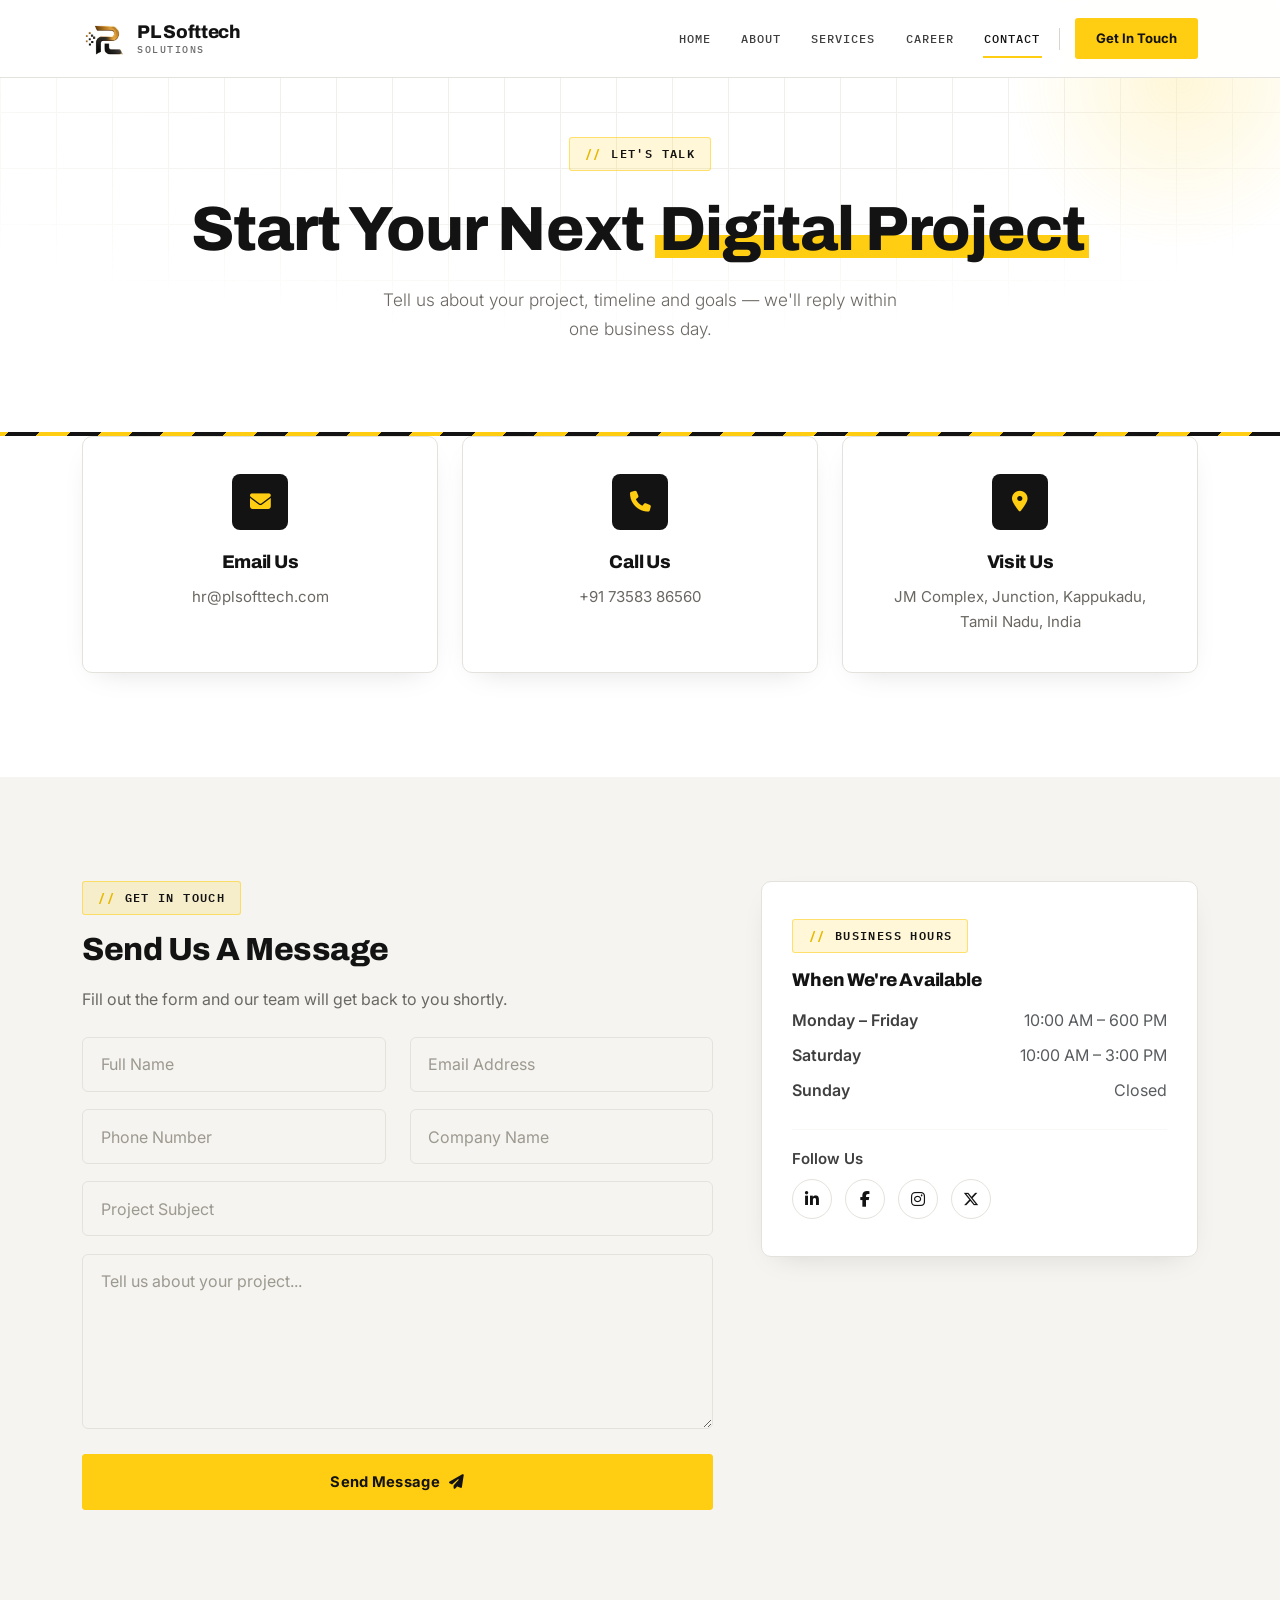
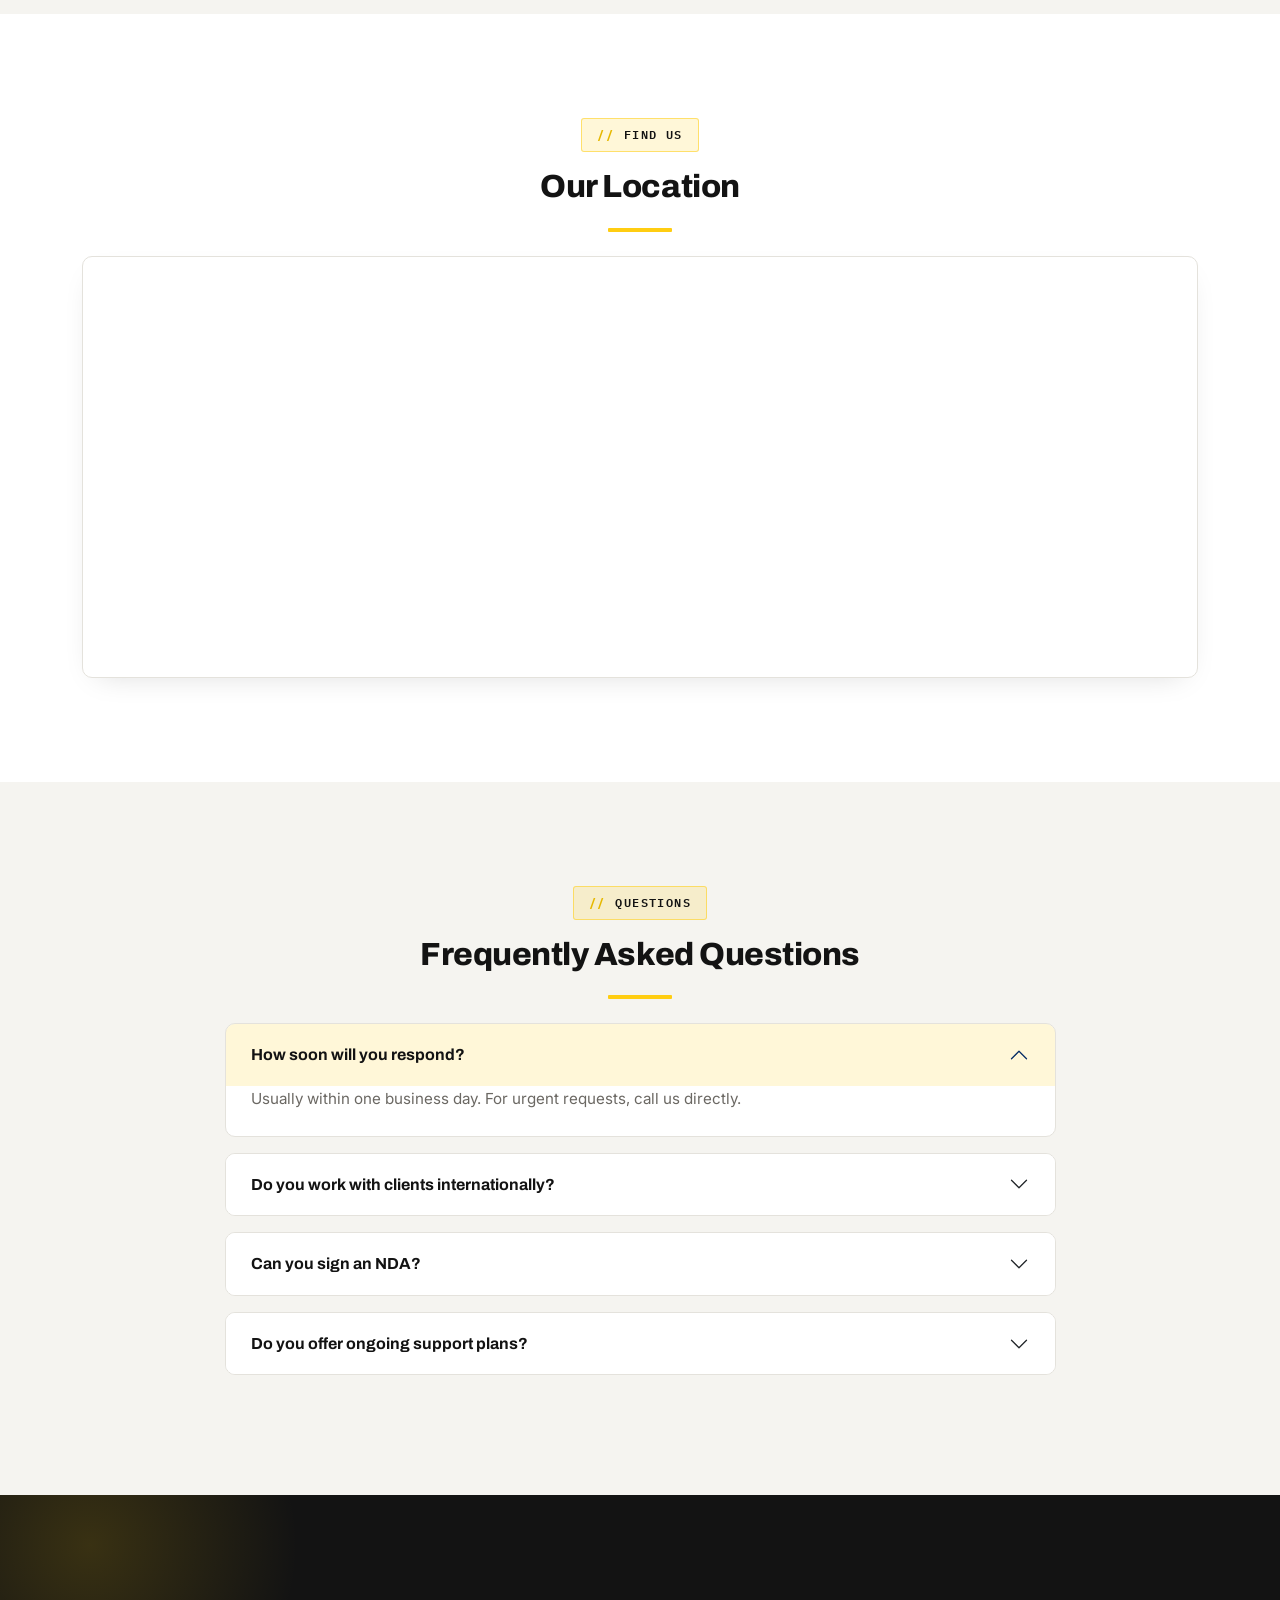
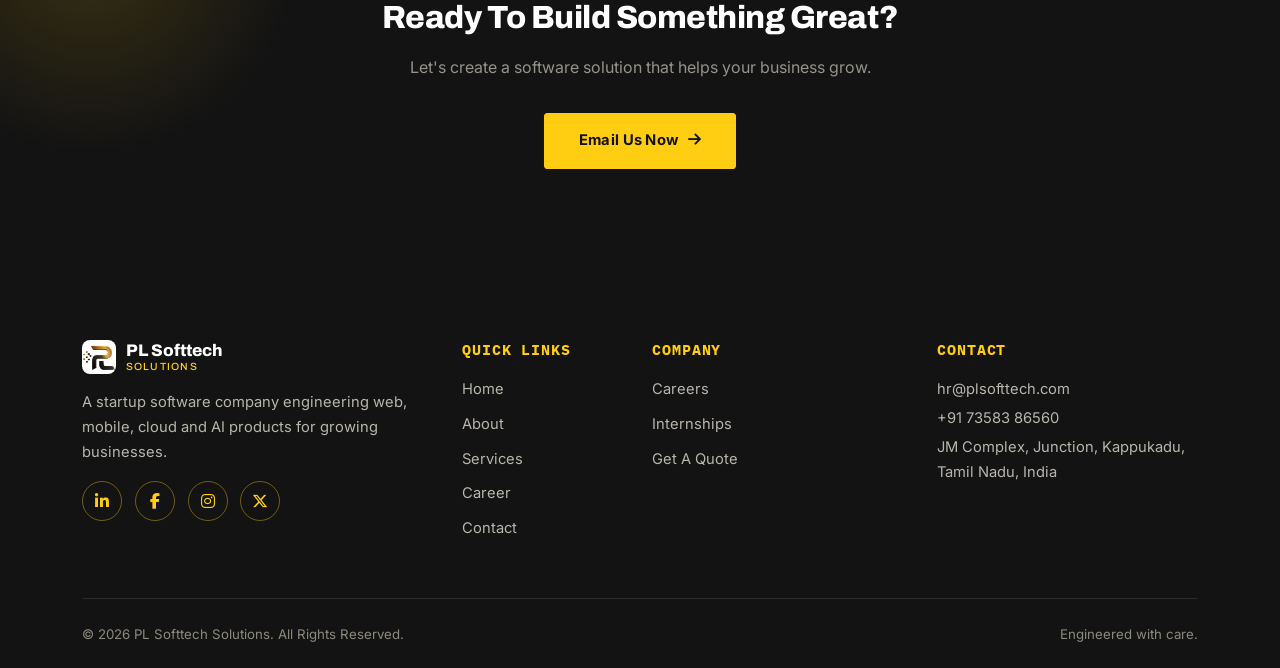
<file: contact.html>
<!doctype html>
<html lang="en">
	<head>
		<meta charset="UTF-8" />
		<meta name="viewport" content="width=device-width, initial-scale=1.0" />
		<title>Contact Us | PL Softtech Solutions</title>
		<meta
			name="description"
			content="Contact PL Softtech Solutions for software development, web, mobile, cloud and AI projects. Reach us by phone, email or the contact form."
		/>
		<link rel="icon" type="image/png" href="images/pl-logo.jpeg" />
		<link
			href="https://cdn.jsdelivr.net/npm/bootstrap@5.3.3/dist/css/bootstrap.min.css"
			rel="stylesheet"
		/>
		<link
			rel="stylesheet"
			href="https://cdnjs.cloudflare.com/ajax/libs/font-awesome/6.5.1/css/all.min.css"
		/>
		<link
			href="https://fonts.googleapis.com/css2?family=Archivo:wght@600;700;800;900&family=Inter:wght@400;500;600;700&family=IBM+Plex+Mono:wght@500;600&display=swap"
			rel="stylesheet"
		/>
		<link rel="stylesheet" href="css/theme.css" />
	</head>
	<body>
		<nav class="navbar navbar-expand-lg fixed-top">
			<div class="container">
				<a class="navbar-brand" href="index.html">
					<img src="images/pl.png" alt="PL Softtech Solutions logo" />
					<span class="brand-name">PL Softtech<span>Solutions</span></span>
				</a>
				<button
					class="navbar-toggler"
					type="button"
					data-bs-toggle="collapse"
					data-bs-target="#navMenu"
					aria-label="Toggle navigation"
				>
					<span class="navbar-toggler-icon"></span>
				</button>
				<div class="collapse navbar-collapse justify-content-end" id="navMenu">
					<ul class="navbar-nav align-items-lg-center gap-lg-2">
						<li class="nav-item"><a class="nav-link" href="index.html">Home</a></li>
						<li class="nav-item"><a class="nav-link" href="about.html">About</a></li>
						<li class="nav-item">
							<a class="nav-link" href="services.html">Services</a>
						</li>
						<li class="nav-item"><a class="nav-link" href="career.html">Career</a></li>
						<li class="nav-item">
							<a class="nav-link active" href="contact.html">Contact</a>
						</li>
						<li class="nav-item">
							<a class="nav-cta" href="#contact-form">Get In Touch</a>
						</li>
					</ul>
				</div>
			</div>
		</nav>

		<section class="hero hero-sub" style="min-height: 48vh !important">
			<div class="hero-mark"></div>
			<div class="container text-center">
				<span class="eyebrow reveal">Let's Talk</span>
				<h1 class="mt-4 reveal reveal-delay-1">
					Start Your Next <span class="marked">Digital Project</span>
				</h1>
				<p class="lead mx-auto reveal reveal-delay-2">
					Tell us about your project, timeline and goals — we'll reply within one business
					day.
				</p>
			</div>
		</section>

		<div class="hazard-rule thin"></div>

		<!-- CONTACT INFO CARDS -->
		<section class="pt-0">
			<div class="container">
				<div class="row g-4">
					<div class="col-md-4 reveal">
						<div class="brand-card contact-info-card">
							<div class="service-icon"><i class="fa-solid fa-envelope"></i></div>
							<h3>Email Us</h3>
							<p>hr@plsofttech.com</p>
						</div>
					</div>
					<div class="col-md-4 reveal reveal-delay-1">
						<div class="brand-card contact-info-card">
							<div class="service-icon"><i class="fa-solid fa-phone"></i></div>
							<h3>Call Us</h3>
							<p>+91 73583 86560</p>
						</div>
					</div>
					<div class="col-md-4 reveal reveal-delay-2">
						<div class="brand-card contact-info-card">
							<div class="service-icon"><i class="fa-solid fa-location-dot"></i></div>
							<h3>Visit Us</h3>
							<p>JM Complex, Junction, Kappukadu, Tamil Nadu, India</p>
						</div>
					</div>
				</div>
			</div>
		</section>

		<!-- CONTACT FORM -->
		<section class="section-alt" id="contact-form">
			<div class="container">
				<div class="row g-5 align-items-start">
					<div class="col-lg-7 reveal">
						<span class="eyebrow">Get In Touch</span>
						<h2 class="mt-3">Send Us A Message</h2>
						<p class="mt-3">
							Fill out the form and our team will get back to you shortly.
						</p>

						<form class="brand-form mt-4" id="contactForm">
							<div class="row">
								<div class="col-md-6">
									<input
										type="text"
										class="form-control"
										name="entry.111111111"
										placeholder="Full Name"
										required
									/>
								</div>
								<div class="col-md-6">
									<input
										type="email"
										class="form-control"
										name="entry.222222222"
										placeholder="Email Address"
										required
									/>
								</div>
								<div class="col-md-6">
									<input
										type="tel"
										class="form-control"
										name="entry.333333333"
										placeholder="Phone Number"
									/>
								</div>
								<div class="col-md-6">
									<input
										type="text"
										class="form-control"
										name="entry.444444444"
										placeholder="Company Name"
									/>
								</div>
								<div class="col-12">
									<input
										type="text"
										class="form-control"
										name="entry.555555555"
										placeholder="Project Subject"
										required
									/>
								</div>
								<div class="col-12">
									<textarea
										rows="6"
										class="form-control"
										name="entry.666666666"
										placeholder="Tell us about your project..."
										required
									></textarea>
								</div>
							</div>
							<button
								type="submit"
								class="btn-brand w-100 justify-content-center mt-2"
								id="submitBtn"
							>
								Send Message <i class="fa-solid fa-paper-plane"></i>
							</button>
							<p id="formMsg" class="text-center mt-3" style="display: none"></p>
						</form>
					</div>

					<div class="col-lg-5 reveal reveal-delay-1">
						<div class="brand-card">
							<span class="eyebrow">Business Hours</span>
							<h3 class="mt-3 mb-3">When We're Available</h3>
							<div class="d-flex justify-content-between mb-2">
								<span style="color: var(--dark-gray); font-weight: 600"
									>Monday – Friday</span
								><span class="text-muted">10:00 AM – 600 PM</span>
							</div>
							<div class="d-flex justify-content-between mb-2">
								<span style="color: var(--dark-gray); font-weight: 600"
									>Saturday</span
								><span class="text-muted">10:00 AM – 3:00 PM</span>
							</div>
							<div class="d-flex justify-content-between mb-4">
								<span style="color: var(--dark-gray); font-weight: 600">Sunday</span
								><span class="text-muted">Closed</span>
							</div>
							<hr style="border-color: var(--line)" />
							<p class="mt-3 mb-2" style="font-weight: 600; color: var(--dark-gray)">
								Follow Us
							</p>
							<div>
								<a
									href="#"
									class="social-circle"
									style="border-color: var(--line); color: var(--black)"
									aria-label="LinkedIn"
									><i class="fab fa-linkedin-in"></i
								></a>
								<a
									href="#"
									class="social-circle"
									style="border-color: var(--line); color: var(--black)"
									aria-label="Facebook"
									><i class="fab fa-facebook-f"></i
								></a>
								<a
									href="#"
									class="social-circle"
									style="border-color: var(--line); color: var(--black)"
									aria-label="Instagram"
									><i class="fab fa-instagram"></i
								></a>
								<a
									href="#"
									class="social-circle"
									style="border-color: var(--line); color: var(--black)"
									aria-label="X (Twitter)"
									><i class="fab fa-x-twitter"></i
								></a>
							</div>
						</div>
					</div>
				</div>
			</div>
		</section>

		<!-- MAP -->
		<section>
			<div class="container">
				<div class="text-center mx-auto reveal" style="max-width: 700px">
					<span class="eyebrow">Find Us</span>
					<h2 class="mt-3">Our Location</h2>
					<div class="brand-divider center"></div>
				</div>
				<div class="map-frame mt-4 reveal">
					<iframe
						src="https://maps.google.com/maps?q=PL%20Softtech%20Solutions&z=15&output=embed"
						width="100%"
						height="420"
						style="border: 0; display: block"
						allowfullscreen=""
						loading="lazy"
						title="PL Softtech Solutions location map"
					></iframe>
				</div>
			</div>
		</section>

		<!-- FAQ -->
		<section class="section-alt">
			<div class="container">
				<div class="text-center mx-auto reveal" style="max-width: 700px">
					<span class="eyebrow">Questions</span>
					<h2 class="mt-3">Frequently Asked Questions</h2>
					<div class="brand-divider center"></div>
				</div>
				<div class="row justify-content-center mt-4">
					<div class="col-lg-9 reveal">
						<div class="accordion faq-accordion" id="contactFaq">
							<div class="accordion-item">
								<h3 class="accordion-header">
									<button
										class="accordion-button"
										type="button"
										data-bs-toggle="collapse"
										data-bs-target="#cfaq1"
									>
										How soon will you respond?
									</button>
								</h3>
								<div
									id="cfaq1"
									class="accordion-collapse collapse show"
									data-bs-parent="#contactFaq"
								>
									<div class="accordion-body">
										Usually within one business day. For urgent requests, call
										us directly.
									</div>
								</div>
							</div>
							<div class="accordion-item">
								<h3 class="accordion-header">
									<button
										class="accordion-button collapsed"
										type="button"
										data-bs-toggle="collapse"
										data-bs-target="#cfaq2"
									>
										Do you work with clients internationally?
									</button>
								</h3>
								<div
									id="cfaq2"
									class="accordion-collapse collapse"
									data-bs-parent="#contactFaq"
								>
									<div class="accordion-body">
										Yes, we work with clients across time zones and coordinate
										over video calls and async updates.
									</div>
								</div>
							</div>
							<div class="accordion-item">
								<h3 class="accordion-header">
									<button
										class="accordion-button collapsed"
										type="button"
										data-bs-toggle="collapse"
										data-bs-target="#cfaq3"
									>
										Can you sign an NDA?
									</button>
								</h3>
								<div
									id="cfaq3"
									class="accordion-collapse collapse"
									data-bs-parent="#contactFaq"
								>
									<div class="accordion-body">
										Absolutely. Client confidentiality is standard practice for
										us and we're happy to sign before sharing details.
									</div>
								</div>
							</div>
							<div class="accordion-item">
								<h3 class="accordion-header">
									<button
										class="accordion-button collapsed"
										type="button"
										data-bs-toggle="collapse"
										data-bs-target="#cfaq4"
									>
										Do you offer ongoing support plans?
									</button>
								</h3>
								<div
									id="cfaq4"
									class="accordion-collapse collapse"
									data-bs-parent="#contactFaq"
								>
									<div class="accordion-body">
										Yes, we offer maintenance and long-term support plans for
										every project we deliver.
									</div>
								</div>
							</div>
						</div>
					</div>
				</div>
			</div>
		</section>

		<!-- CTA -->
		<section class="cta-band">
			<div class="container">
				<div class="reveal mx-auto" style="max-width: 650px">
					<h2>Ready To Build Something Great?</h2>
					<p class="mt-3">
						Let's create a software solution that helps your business grow.
					</p>
					<a href="mailto:hr@plsofttech.com" class="btn-brand mt-3"
						>Email Us Now <i class="fa-solid fa-arrow-right"></i
					></a>
				</div>
			</div>
		</section>

		<footer>
			<div class="container">
				<div class="row g-4">
					<div class="col-lg-4">
						<div class="footer-brand">
							<img
								src="images/pl.png"
								alt="PL Softtech Solutions"
								class="footer-logo"
							/><span>PL Softtech<small>Solutions</small></span>
						</div>
						<p>
							A startup software company engineering web, mobile, cloud and AI
							products for growing businesses.
						</p>
						<div class="mt-3">
							<a href="#" class="social-circle" aria-label="LinkedIn"
								><i class="fab fa-linkedin-in"></i
							></a>
							<a href="#" class="social-circle" aria-label="Facebook"
								><i class="fab fa-facebook-f"></i
							></a>
							<a href="#" class="social-circle" aria-label="Instagram"
								><i class="fab fa-instagram"></i
							></a>
							<a href="#" class="social-circle" aria-label="X (Twitter)"
								><i class="fab fa-x-twitter"></i
							></a>
						</div>
					</div>
					<div class="col-6 col-lg-2">
						<h5>Quick Links</h5>
						<ul>
							<li><a href="index.html">Home</a></li>
							<li><a href="about.html">About</a></li>
							<li><a href="services.html">Services</a></li>
							<li><a href="career.html">Career</a></li>
							<li><a href="contact.html">Contact</a></li>
						</ul>
					</div>
					<div class="col-6 col-lg-3">
						<h5>Company</h5>
						<ul>
							<li><a href="career.html">Careers</a></li>
							<li><a href="career.html#internships">Internships</a></li>
							<li><a href="contact.html">Get A Quote</a></li>
						</ul>
					</div>
					<div class="col-lg-3">
						<h5>Contact</h5>
						<p class="mb-1">hr@plsofttech.com</p>
						<p class="mb-1">+91 73583 86560</p>
						<p>JM Complex, Junction, Kappukadu, Tamil Nadu, India</p>
					</div>
				</div>
				<div class="footer-bottom">
					<span>© 2026 PL Softtech Solutions. All Rights Reserved.</span>
					<span>Engineered with care.</span>
				</div>
			</div>
		</footer>

		<iframe
			name="hidden_iframe_contact"
			id="hidden_iframe_contact"
			style="display: none"
		></iframe>

		<script src="https://cdn.jsdelivr.net/npm/bootstrap@5.3.3/dist/js/bootstrap.bundle.min.js"></script>
		<script src="js/site.js"></script>
		<script>
			// ==========================================================
			// GOOGLE FORM WIRING — replace with your real form's values:
			// 1. CONTACT_FORM_ACTION_URL -> your form's formResponse URL
			// 2. Each entry.XXXXXXXXX above -> your real field IDs
			// ==========================================================
			const CONTACT_FORM_ACTION_URL =
				"https://docs.google.com/forms/d/e/YOUR_CONTACT_FORM_ID_HERE/formResponse";

			const cForm = document.getElementById("contactForm");
			const cBtn = document.getElementById("submitBtn");
			const cMsg = document.getElementById("formMsg");
			const cIframe = document.getElementById("hidden_iframe_contact");
			let cSubmitting = false;

			cForm.addEventListener("submit", function (e) {
				e.preventDefault();
				if (cSubmitting) return;
				cSubmitting = true;
				cBtn.disabled = true;
				cBtn.innerHTML = "Sending...";
				cForm.action = CONTACT_FORM_ACTION_URL;
				cForm.target = "hidden_iframe_contact";
				cForm.method = "POST";
				HTMLFormElement.prototype.submit.call(cForm);
			});

			cIframe.addEventListener("load", function () {
				if (!cSubmitting) return;
				cBtn.disabled = false;
				cBtn.innerHTML = 'Send Message <i class="fa-solid fa-paper-plane"></i>';
				cMsg.style.display = "block";
				cMsg.style.color = "#171614";
				cMsg.textContent = "Thank you! Your message has been sent successfully.";
				cForm.reset();
				cSubmitting = false;
			});
		</script>
		<script>
			document.getElementById("contactForm").addEventListener("submit", async (e) => {
				e.preventDefault();

				const submitBtn = document.getElementById("submitBtn");
				const formMsg = document.getElementById("formMsg");

				submitBtn.disabled = true;
				formMsg.style.display = "none";

				const payload = {
					full_name: document.querySelector('[name="entry.111111111"]').value,
					email: document.querySelector('[name="entry.222222222"]').value,
					phone: document.querySelector('[name="entry.333333333"]').value,
					company: document.querySelector('[name="entry.444444444"]').value,
					subject: document.querySelector('[name="entry.555555555"]').value,
					message: document.querySelector('[name="entry.666666666"]').value,
				};

				try {
					// const response = await fetch("http://localhost:8000/api/email-form/open-form/", {
					const response = await fetch("https://adminapi.plsofttech.com/api/email-form/open-form/", {
						method: "POST",
						headers: {
							"Content-Type": "application/json",
						},
						body: JSON.stringify(payload),
					});

					const data = await response.json();

					formMsg.style.display = "block";

					if (response.ok) {
						formMsg.className = "text-success text-center mt-3";
						formMsg.textContent = data.message || "Message sent successfully!";
						document.getElementById("contactForm").reset();
					} else {
						formMsg.className = "text-danger text-center mt-3";
						formMsg.textContent = data.message || "Failed to send message.";
					}
				} catch (error) {
					console.error(error);

					formMsg.style.display = "block";
					formMsg.className = "text-danger text-center mt-3";
					formMsg.textContent = "Unable to connect to the server.";
				} finally {
					submitBtn.disabled = false;
				}
			});
		</script>
	</body>
</html>
</file>
<file: css/theme.css>
/* =====================================================================
   PL SOFTTECH SOLUTIONS — "SITE SPEC" THEME
   A premium, industrial-precision corporate design system built on
   Bootstrap 5. Palette drawn from heavy-equipment livery: black, dark
   graphite, and safety yellow used strictly as an accent. Signature
   elements: hazard-stripe dividers used as caution/attention markers,
   spec-tag mono labels, and a running-number index for real sequences
   (process + recruitment timelines only).
===================================================================== */

:root{
  --black:        #131313;
  --near-black:   #1C1C1C;
  --graphite:     #2B2B2B;
  --dark-gray:    #3F3F3F;
  --gray:         #6B6B6B;
  --gray-dim:     #96938C;

  --bg:           #FFFFFF;
  --bg-alt:       #F5F4F0;
  --bg-card:      #FFFFFF;
  --line:         #E4E2DC;
  --line-strong:  #D8D5CC;

  --yellow:       #FFCD11;
  --yellow-deep:  #E6B800;
  --yellow-dim:   #FFE281;
  --yellow-soft:  rgba(255,205,17,0.16);
  --yellow-border:rgba(255,205,17,0.55);

  --text:         #171614;
  --text-muted:   #6B6863;
  --text-dim:     #9C998F;

  --font-display: 'Archivo', sans-serif;
  --font-body:    'Inter', sans-serif;
  --font-mono:    'IBM Plex Mono', monospace;

  --radius:       6px;
  --radius-lg:    10px;
  --shadow-soft:  0 10px 30px -16px rgba(19,19,19,0.18);
  --shadow-lift:  0 26px 54px -20px rgba(19,19,19,0.28);
  --stripe-size:  22px;
}

*{ box-sizing:border-box; }
html{ scroll-behavior:smooth; }

body{
  background:var(--bg);
  color:var(--text);
  font-family:var(--font-body);
  line-height:1.7;
  overflow-x:hidden;
  font-size:16px;
}

::selection{ background:var(--yellow); color:var(--black); }
::-webkit-scrollbar{ width:9px; }
::-webkit-scrollbar-track{ background:var(--bg-alt); }
::-webkit-scrollbar-thumb{ background:var(--black); border-radius:10px; }

h1,h2,h3,h4,h5,h6{
  font-family:var(--font-display);
  font-weight:800;
  color:var(--black);
  letter-spacing:-0.015em;
}
p{ color:var(--text-muted); }
a{ text-decoration:none; color:var(--black); }
a:hover{ color:var(--yellow-deep); }
img{ max-width:100%; }

.text-yellow{ color:var(--yellow-deep) !important; }
.bg-black{ background:var(--black) !important; }

/* ---------- Signature: hazard stripe rule ---------- */
.hazard-rule{
  height:6px;
  width:100%;
  background:repeating-linear-gradient(-45deg,
    var(--black) 0, var(--black) var(--stripe-size),
    var(--yellow) var(--stripe-size), var(--yellow) calc(var(--stripe-size) * 2));
}
.hazard-rule.thin{ height:4px; }

/* ---------- Marked text (accent underline instead of gradient text) ---------- */
.marked{
  position:relative;
  z-index:0;
  box-decoration-break:clone;
  -webkit-box-decoration-break:clone;
  background-image:linear-gradient(var(--yellow), var(--yellow));
  background-repeat:no-repeat;
  background-position:0 88%;
  background-size:0% 34%;
  padding:0 .06em;
  animation:markedIn .7s cubic-bezier(.4,0,.2,1) .5s forwards;
}
@keyframes markedIn{ to{ background-size:100% 34%; } }

/* ---------- Eyebrow / spec tag ---------- */
.eyebrow{
  display:inline-flex;
  align-items:center;
  gap:.6rem;
  padding:.4rem .95rem;
  font-family:var(--font-mono);
  font-size:.72rem;
  font-weight:600;
  letter-spacing:.12em;
  text-transform:uppercase;
  color:var(--black);
  background:var(--yellow-soft);
  border:1px solid var(--yellow-border);
  border-radius:3px;
}
.eyebrow::before{ content:'//'; color:var(--yellow-deep); font-weight:700; }

.brand-divider{
  width:64px; height:4px;
  margin:1.3rem 0;
  background:var(--yellow);
  border-radius:1px;
}
.brand-divider.center{ margin-left:auto; margin-right:auto; }

section{ padding:6.5rem 0; position:relative; }
.section-alt{ background:var(--bg-alt); }
.pt-0{ padding-top:0 !important; }

/* ---------- Navbar ---------- */
.navbar{
  background:rgba(255,255,255,0.92);
  backdrop-filter:blur(12px);
  -webkit-backdrop-filter:blur(12px);
  border-bottom:1px solid var(--line);
  transition:all .3s ease;
  padding:.85rem 0;
}
.navbar.scrolled{
  background:rgba(255,255,255,0.98);
  border-bottom:1px solid var(--line-strong);
  box-shadow:0 8px 26px -18px rgba(19,19,19,0.25);
  padding:.55rem 0;
}
.navbar-brand{ display:flex; align-items:center; gap:.7rem; }
.navbar-brand img{ height:40px; width:auto; display:block; border-radius:4px; transition:height .3s ease; }
.navbar.scrolled .navbar-brand img{ height:34px; }
.navbar-brand .brand-name{
  font-family:var(--font-display);
  font-weight:800;
  font-size:1.15rem;
  letter-spacing:-0.01em;
  color:var(--black);
  line-height:1.15;
}
.navbar-brand .brand-name span{ display:block; font-family:var(--font-mono); font-weight:500; font-size:.6rem; letter-spacing:.16em; color:var(--gray); text-transform:uppercase; margin-top:.1rem; }

.navbar .nav-link{
  color:var(--dark-gray) !important;
  font-family:var(--font-mono);
  font-weight:500;
  font-size:.78rem;
  letter-spacing:.08em;
  text-transform:uppercase;
  margin:0 .6rem;
  position:relative;
  padding:.4rem .1rem !important;
  transition:color .2s ease;
}
.navbar .nav-link::after{
  content:'';
  position:absolute; left:0; bottom:-2px;
  width:0; height:2px;
  background:var(--yellow);
  transition:width .28s ease;
}
.navbar .nav-link:hover,
.navbar .nav-link.active{ color:var(--black) !important; }
.navbar .nav-link:hover::after,
.navbar .nav-link.active::after{ width:100%; }
.navbar-toggler{ border-color:var(--black); padding:.4rem .55rem; }
.navbar-toggler:focus{ box-shadow:0 0 0 2px var(--yellow-soft); }
.navbar-toggler-icon{
  background-image:url("data:image/svg+xml,%3csvg xmlns='http://www.w3.org/2000/svg' viewBox='0 0 30 30'%3e%3cpath stroke='rgba(19,19,19,0.9)' stroke-linecap='round' stroke-miterlimit='10' stroke-width='2' d='M4 7h22M4 15h22M4 23h22'/%3e%3c/svg%3e");
}
.nav-cta{
  display:inline-flex; align-items:center; gap:.5rem;
  padding:.6rem 1.3rem;
  font-family:var(--font-body); font-weight:700; font-size:.82rem;
  color:var(--black) !important;
  background:var(--yellow);
  border-radius:3px;
  margin-left:1rem;
  position:relative;
  transition:transform .25s ease, background .25s ease, box-shadow .25s ease;
}
.nav-cta::before{
  content:'';
  position:absolute; left:-1rem; top:50%; transform:translateY(-50%);
  width:1px; height:22px;
  background:var(--line-strong);
}
.nav-cta:hover{ background:var(--yellow-deep); transform:translateY(-2px); box-shadow:0 10px 22px -12px rgba(230,184,0,.65); color:var(--black) !important; }
.nav-cta::after{ display:none !important; content:none !important; }
@media (max-width:991.98px){ .nav-cta::before{ display:none; } }

/* ---------- Buttons ---------- */
.btn-brand{
  position:relative;
  overflow:hidden;
  display:inline-flex;
  align-items:center;
  gap:.6rem;
  padding:.9rem 2.1rem;
  font-family:var(--font-body);
  font-weight:700;
  font-size:.92rem;
  letter-spacing:.02em;
  color:var(--black);
  background:var(--yellow);
  border:1.5px solid var(--yellow);
  border-radius:3px;
  transition:transform .3s ease, box-shadow .3s ease, background .3s ease;
}
.btn-brand i{ transition:transform .3s ease; }
.btn-brand:hover{
  color:var(--black);
  background:var(--yellow-deep);
  border-color:var(--yellow-deep);
  transform:translateY(-3px);
  box-shadow:0 16px 34px -12px rgba(230,184,0,0.55);
}
.btn-brand:hover i{ transform:translateX(4px); }

.btn-dark{
  display:inline-flex;
  align-items:center;
  gap:.6rem;
  padding:.9rem 2.1rem;
  font-weight:700;
  font-size:.92rem;
  color:#fff;
  background:var(--black);
  border:1.5px solid var(--black);
  border-radius:3px;
  transition:all .3s ease;
}
.btn-dark:hover{ color:#fff; background:var(--graphite); transform:translateY(-3px); box-shadow:var(--shadow-lift); }

.btn-outline-brand{
  display:inline-flex;
  align-items:center;
  gap:.6rem;
  padding:.9rem 2.1rem;
  font-weight:700;
  font-size:.92rem;
  color:var(--black);
  background:transparent;
  border:1.5px solid var(--black);
  border-radius:3px;
  transition:all .3s ease;
}
.btn-outline-brand:hover{
  color:var(--black);
  background:var(--yellow);
  border-color:var(--yellow);
  transform:translateY(-3px);
}
.btn-sm-block{ width:100%; justify-content:center; }

/* ---------- Hero ---------- */
.hero{
  min-height:92vh;
  display:flex;
  align-items:center;
  padding-top:7rem;
  position:relative;
  overflow:hidden;
  background:var(--bg);
}
.hero-sub{ min-height:56vh !important; padding-bottom:3rem; }
.hero::before{
  content:'';
  position:absolute; inset:0;
  background-image:
    linear-gradient(var(--line) 1px, transparent 1px),
    linear-gradient(90deg, var(--line) 1px, transparent 1px);
  background-size:56px 56px;
  opacity:.55;
  pointer-events:none;
  mask-image:radial-gradient(ellipse 75% 60% at 50% 25%, black 35%, transparent 88%);
}
.hero-mark{
  position:absolute;
  width:340px; height:340px;
  top:-90px; right:-70px;
  border-radius:50%;
  background:radial-gradient(circle, var(--yellow-soft), transparent 70%);
  filter:blur(2px);
  animation:floatOrb 9s ease-in-out infinite;
  pointer-events:none;
}
@keyframes floatOrb{
  0%,100%{ transform:translateY(0) translateX(0); }
  50%{ transform:translateY(20px) translateX(-16px); }
}
.hero h1{
  font-size:clamp(2.1rem, 5vw, 3.9rem);
  line-height:1.1;
  margin-bottom:1.3rem;
}
.hero p.lead{
  color:var(--text-muted);
  font-size:1.08rem;
  max-width:540px;
}
.hero-image-wrap{
  position:relative;
  border-radius:var(--radius-lg);
  overflow:hidden;
  border:1px solid var(--line);
  box-shadow:var(--shadow-lift);
}
.hero-image-wrap img{ width:100%; display:block; }
.hero-image-wrap video{ width:100%; display:block; object-fit:cover; }
.hero-image-wrap::after{
  content:'';
  position:absolute; inset:0;
  background:linear-gradient(180deg, transparent 50%, rgba(19,19,19,.55) 100%);
}
.hero-image-wrap .stripe-tag{
  position:absolute; top:16px; left:16px;
  padding:.4rem .8rem;
  background:var(--yellow);
  color:var(--black);
  font-family:var(--font-mono);
  font-size:.72rem;
  font-weight:700;
  letter-spacing:.08em;
  border-radius:3px;
  z-index:2;
}

/* ---------- Tech Marquee ---------- */
.tech-marquee{
  position:relative;
  overflow:hidden;
  padding:2.6rem 0;
  background:var(--bg-alt);
  border-top:1px solid var(--line);
  border-bottom:1px solid var(--line);
}
.tech-marquee::before,
.tech-marquee::after{
  content:'';
  position:absolute; top:0; bottom:0;
  width:100px; z-index:2; pointer-events:none;
}
.tech-marquee::before{ left:0; background:linear-gradient(90deg, var(--bg-alt), transparent); }
.tech-marquee::after{ right:0; background:linear-gradient(270deg, var(--bg-alt), transparent); }
.marquee-track{
  display:flex;
  align-items:center;
  gap:3.4rem;
  width:max-content;
  animation:marqueeScroll 26s linear infinite;
}
.marquee-track:hover{ animation-play-state:paused; }
@keyframes marqueeScroll{ from{ transform:translateX(0); } to{ transform:translateX(-50%); } }
.marquee-item{
  display:flex; flex-direction:column; align-items:center; gap:.6rem;
  min-width:80px;
}
.marquee-item img{ width:42px; height:42px; object-fit:contain; transition:transform .3s ease; }
.marquee-item:hover img{ transform:translateY(-5px) scale(1.08); }
.marquee-item span{ font-size:.72rem; font-weight:600; color:var(--text-dim); letter-spacing:.02em; white-space:nowrap; font-family:var(--font-mono); }

/* ---------- Cards ---------- */
.brand-card{
  position:relative;
  background:var(--bg-card);
  border:1px solid var(--line);
  border-radius:var(--radius-lg);
  padding:2.3rem 1.9rem;
  height:100%;
  box-shadow:var(--shadow-soft);
  overflow:hidden;
  transition:transform .3s ease, border-color .3s ease, box-shadow .3s ease;
}
.brand-card::before{
  content:'';
  position:absolute; top:0; left:0;
  width:0; height:100%;
  background:var(--yellow);
  transition:width .35s ease;
}
.brand-card:hover{ transform:translateY(-6px); border-color:var(--line-strong); box-shadow:var(--shadow-lift); }
.brand-card:hover::before{ width:4px; }
.brand-card h3{ font-size:1.15rem; margin-bottom:.7rem; }
.brand-card p{ font-size:.94rem; margin-bottom:0; }
.brand-card p:not(:last-child){ margin-bottom:.6rem; }

.service-icon{
  width:56px; height:56px;
  display:flex; align-items:center; justify-content:center;
  border-radius:8px;
  background:var(--black);
  color:var(--yellow);
  font-size:1.3rem;
  margin-bottom:1.3rem;
  transition:transform .3s ease, background .3s ease;
}
.brand-card:hover .service-icon{ transform:scale(1.07) rotate(-3deg); background:var(--yellow); color:var(--black); }

/* ---------- Service card w/ learn-more reveal ---------- */
.service-card{
  display:flex; flex-direction:column;
}
.service-card .learn-more{
  margin-top:1.3rem;
  display:inline-flex; align-items:center; gap:.45rem;
  font-family:var(--font-body); font-weight:700; font-size:.85rem;
  color:var(--black);
}
.service-card .learn-more i{ transition:transform .3s ease; font-size:.78rem; }
.service-card:hover .learn-more i{ transform:translateX(5px); }

/* ---------- Stats ---------- */
.stats-section{ background:var(--black); }
.stat-num{
  font-family:var(--font-display);
  font-size:clamp(2.1rem, 4vw, 3.1rem);
  font-weight:800;
  color:var(--yellow);
}
.stat-label{
  color:var(--gray-dim);
  font-size:.82rem;
  letter-spacing:.09em;
  text-transform:uppercase;
  font-family:var(--font-mono);
}

/* ---------- Process / Recruitment timeline ---------- */
.timeline{
  position:relative;
  padding-left:0;
}
.timeline-line{
  position:relative;
  padding-left:2.6rem;
  border-left:2px solid var(--line-strong);
}
.timeline-item{ position:relative; padding-bottom:2.7rem; }
.timeline-item:last-child{ padding-bottom:0; }
.timeline-item::before{
  content:attr(data-step);
  position:absolute;
  left:-3.35rem; top:-.1rem;
  width:44px; height:44px;
  display:flex; align-items:center; justify-content:center;
  border-radius:50%;
  background:var(--black);
  color:var(--yellow);
  font-family:var(--font-mono);
  font-weight:700;
  font-size:.95rem;
  box-shadow:0 0 0 5px var(--bg);
  transition:background .3s ease, color .3s ease, transform .3s ease;
}
.timeline-item:hover::before{ background:var(--yellow); color:var(--black); transform:scale(1.1); }
.timeline-item h3{ font-size:1.1rem; margin-bottom:.5rem; transition:color .25s ease; }
.timeline-item:hover h3{ color:var(--yellow-deep); }
.timeline-item p{ font-size:.93rem; margin-bottom:0; max-width:520px; }
.timeline-line{ animation:lineGrow 1.1s ease .1s backwards; transform-origin:top; }
@keyframes lineGrow{ from{ opacity:0; transform:scaleY(.85); } to{ opacity:1; transform:scaleY(1); } }

/* ---------- Tech badges (about page technologies) ---------- */
.tech-grid-card{
  background:var(--bg-card);
  border:1px solid var(--line);
  border-radius:var(--radius-lg);
  padding:1.6rem 1rem;
  text-align:center;
  transition:all .3s ease;
  height:100%;
}
.tech-grid-card:hover{ transform:translateY(-6px); border-color:var(--yellow); box-shadow:var(--shadow-soft); }
.tech-grid-card img{ width:46px; height:46px; object-fit:contain; margin-bottom:.8rem; transition:transform .4s cubic-bezier(.34,1.56,.64,1); }
.tech-grid-card:hover img{ transform:scale(1.15) rotate(-6deg); }
.tech-grid-card span{ display:block; font-size:.85rem; font-weight:600; color:var(--dark-gray); transition:color .25s ease; }
.tech-grid-card:hover span{ color:var(--black); }

.tech-category{ margin-bottom:2.6rem; }
.tech-category:last-child{ margin-bottom:0; }
.tech-category-head{
  display:flex;
  align-items:center;
  flex-wrap:wrap;
  gap:.9rem;
  margin-bottom:1.3rem;
  padding-bottom:.9rem;
  border-bottom:1px dashed var(--line-strong);
}
.tech-category-label{
  font-family:var(--font-mono);
  font-size:.72rem;
  font-weight:700;
  letter-spacing:.06em;
  text-transform:uppercase;
  color:var(--near-black);
  background:var(--yellow-soft);
  border:1px solid var(--yellow-border);
  padding:.35rem .75rem;
  border-radius:4px;
  white-space:nowrap;
}
.tech-category-desc{ font-size:.9rem; color:var(--text-muted); margin:0; }

/* ---------- Job cards (career page) ---------- */
.job-card{
  background:var(--bg-card);
  border:1px solid var(--line);
  border-radius:var(--radius-lg);
  padding:1.9rem 1.8rem;
  height:100%;
  box-shadow:var(--shadow-soft);
  transition:transform .35s ease, box-shadow .35s ease, border-color .35s ease;
  position:relative;
  overflow:hidden;
}
/* animated top accent sweep on hover */
.job-card::before{
  content:'';
  position:absolute; top:0; left:0; right:0; height:3px;
  background:linear-gradient(90deg, var(--yellow-deep), var(--yellow));
  transform:scaleX(0); transform-origin:left;
  transition:transform .45s cubic-bezier(.4,0,.2,1);
}
.job-card:hover{ transform:translateY(-7px); border-color:var(--line-strong); box-shadow:var(--shadow-lift); }
.job-card:hover::before{ transform:scaleX(1); }

/* Header row: title + badge live in a flex row that wraps cleanly on mobile
   instead of the badge sitting absolutely on top of the title. */
.job-card-head{
  display:flex;
  align-items:flex-start;
  justify-content:space-between;
  flex-wrap:wrap;
  gap:.5rem .8rem;
  margin-bottom:.9rem;
}
.job-card-head h3{ margin:0; flex:1 1 160px; }
.job-card h3{ font-size:1.15rem; }
.job-card .job-type{
  flex-shrink:0;
  font-family:var(--font-mono);
  font-size:.68rem;
  font-weight:700;
  letter-spacing:.06em;
  text-transform:uppercase;
  color:var(--black);
  background:var(--yellow-soft);
  border:1px solid var(--yellow-border);
  padding:.3rem .6rem;
  border-radius:3px;
  white-space:nowrap;
  animation:badgeGlow 2.6s ease-in-out infinite;
}
@keyframes badgeGlow{
  0%,100%{ box-shadow:0 0 0 0 rgba(255,205,17,.35); }
  50%{ box-shadow:0 0 0 5px rgba(255,205,17,0); }
}
.job-meta{ display:flex; flex-wrap:wrap; gap:.5rem 1.1rem; margin-bottom:1rem; }
.job-meta span{ font-size:.82rem; color:var(--text-muted); display:flex; align-items:center; gap:.4rem; }
.job-meta span i{ color:var(--yellow-deep); width:14px; text-align:center; transition:transform .3s ease; }
.job-card:hover .job-meta span i{ transform:scale(1.15); }
.job-skills{ display:flex; flex-wrap:wrap; gap:.4rem; margin-bottom:1.4rem; }
.job-skills span{
  font-size:.74rem; font-weight:600; color:var(--dark-gray);
  background:var(--bg-alt); border:1px solid var(--line);
  padding:.28rem .65rem; border-radius:20px;
  transition:transform .25s ease, background .25s ease, border-color .25s ease, color .25s ease;
}
.job-card:hover .job-skills span{ transform:translateY(-2px); }
.job-skills span:hover{
  background:var(--yellow-soft); border-color:var(--yellow-border); color:var(--black);
  transform:translateY(-3px) scale(1.04);
}
/* staggered pop-in for skill pills whenever the card enters view */
.job-skills span{ animation:pillPop .45s ease backwards; }
.job-skills span:nth-child(1){ animation-delay:.05s; }
.job-skills span:nth-child(2){ animation-delay:.13s; }
.job-skills span:nth-child(3){ animation-delay:.21s; }
.job-skills span:nth-child(4){ animation-delay:.29s; }
@keyframes pillPop{ from{ opacity:0; transform:translateY(6px) scale(.9); } to{ opacity:1; transform:translateY(0) scale(1); } }
.job-apply{
  display:inline-flex; align-items:center; gap:.5rem;
  font-weight:700; font-size:.88rem; color:var(--black);
  border-bottom:2px solid var(--yellow); padding-bottom:.15rem;
  transition:gap .25s ease;
}
.job-apply i{ transition:transform .25s ease; }
.job-apply:hover{ gap:.8rem; color:var(--black); }
.job-apply:hover i{ transform:translateX(3px); }

/* ---------- Internship cards ---------- */
.intern-card{
  background:var(--bg-card);
  border:1px solid var(--line);
  border-radius:var(--radius-lg);
  padding:1.9rem 1.8rem;
  height:100%;
  box-shadow:var(--shadow-soft);
  transition:all .3s ease;
}
.intern-card:hover{ transform:translateY(-7px); box-shadow:var(--shadow-lift); }
.intern-card h3{ font-size:1.1rem; margin-bottom:.4rem; }
.intern-duration{
  display:inline-block; font-family:var(--font-mono); font-size:.72rem; font-weight:700;
  color:var(--yellow-deep); background:var(--black); padding:.3rem .65rem; border-radius:3px; margin-bottom:1rem;
  position:relative; overflow:hidden;
}
.intern-duration::after{
  content:'';
  position:absolute; top:0; left:-60%; width:40%; height:100%;
  background:linear-gradient(115deg, transparent, rgba(255,205,17,.55), transparent);
  animation:durationShine 3.2s ease-in-out infinite;
}
@keyframes durationShine{ 0%{ left:-60%; } 55%{ left:130%; } 100%{ left:130%; } }
.intern-card ul{ padding-left:1.1rem; margin:.8rem 0 1.2rem; }
.intern-card ul li{ font-size:.88rem; color:var(--text-muted); margin-bottom:.35rem; transition:transform .25s ease, color .25s ease; }
.intern-card:hover ul li{ color:var(--dark-gray); }
.intern-card:hover ul li:nth-child(1){ transform:translateX(3px); }
.intern-card:hover ul li:nth-child(2){ transform:translateX(3px); transition-delay:.05s; }

/* ---------- Testimonials / quote ---------- */
.quote-mark{ font-family:var(--font-display); font-size:3.3rem; color:var(--yellow); line-height:1; opacity:.85; }

/* ---------- Client logo strip ---------- */
.client-logo-strip{ display:flex; flex-wrap:wrap; align-items:center; justify-content:center; gap:2.4rem 3.2rem; }
.client-logo-item{
  font-family:var(--font-display); font-weight:800; font-size:1.25rem; letter-spacing:-0.01em;
  color:var(--text-dim); opacity:.7; transition:all .3s ease;
}
.client-logo-item:hover{ color:var(--black); opacity:1; transform:translateY(-2px); }

/* ---------- CTA band ---------- */
.cta-band{ background:var(--black); text-align:center; position:relative; overflow:hidden; }
.cta-band h2{ color:#fff; }
.cta-band p{ color:var(--gray-dim); }
.cta-band::before{
  content:'';
  position:absolute; width:420px; height:420px; top:-160px; left:-120px;
  border-radius:50%;
  background:radial-gradient(circle, rgba(255,205,17,0.16), transparent 70%);
}

/* ---------- FAQ accordion ---------- */
.faq-accordion .accordion-item{
  background:var(--bg-card);
  border:1px solid var(--line);
  border-radius:var(--radius-lg) !important;
  margin-bottom:1rem;
  overflow:hidden;
}
.faq-accordion .accordion-button{
  font-family:var(--font-display);
  font-weight:700;
  font-size:1rem;
  color:var(--black);
  background:var(--bg-card);
  padding:1.3rem 1.6rem;
  box-shadow:none !important;
}
.faq-accordion .accordion-button:not(.collapsed){ color:var(--black); background:var(--yellow-soft); }
.faq-accordion .accordion-button::after{ filter:none; }
.faq-accordion .accordion-body{ color:var(--text-muted); padding:0 1.6rem 1.5rem; font-size:.95rem; }

/* ---------- Contact cards ---------- */
.contact-info-card{ text-align:center; }
.contact-info-card .service-icon{ margin:0 auto 1.3rem; }
.contact-info-card p{ margin-bottom:0; word-break:break-word; }

/* ---------- Social ---------- */
.social-circle{
  width:40px; height:40px;
  display:inline-flex; align-items:center; justify-content:center;
  border-radius:50%;
  border:1px solid rgba(255,205,17,0.4);
  color:var(--yellow);
  margin-right:.55rem;
  transition:all .3s ease;
}
.social-circle:hover{ background:var(--yellow); color:var(--black); transform:translateY(-3px); }

/* ---------- Footer ---------- */
footer{ background:var(--black); padding:4.2rem 0 1.4rem; }
footer .footer-brand{ display:flex; align-items:center; gap:.6rem; margin-bottom:1rem; }
footer .footer-logo{ height:34px; width:34px; border-radius:8px; object-fit:cover; }
footer .footer-brand span{ font-family:var(--font-display); font-weight:800; font-size:1.05rem; color:#fff; line-height:1.15; }
footer .footer-brand span small{ display:block; font-weight:500; font-size:.65rem; letter-spacing:.12em; color:var(--yellow); text-transform:uppercase; }
footer h5{ color:var(--yellow); font-size:.95rem; margin-bottom:1.2rem; font-family:var(--font-mono); letter-spacing:.06em; text-transform:uppercase; }
footer ul{ list-style:none; padding:0; margin:0; }
footer ul li{ margin-bottom:.6rem; }
footer ul li a,
footer ul li{ color:#B8B5AD; font-size:.92rem; transition:color .25s ease; }
footer ul li a:hover{ color:var(--yellow); }
footer p{ color:#B8B5AD; font-size:.92rem; }
.footer-bottom{
  border-top:1px solid rgba(255,255,255,0.1);
  margin-top:3rem; padding-top:1.5rem;
  font-size:.83rem; color:#8C897F;
  display:flex; flex-wrap:wrap; justify-content:space-between; gap:.6rem;
}

/* ---------- Forms ---------- */
.brand-form .form-control,
.brand-form .form-select{
  background:var(--bg-alt);
  border:1px solid var(--line);
  color:var(--text);
  padding:.9rem 1.1rem;
  border-radius:var(--radius);
  margin-bottom:1.1rem;
}
.brand-form .form-control::placeholder{ color:var(--text-dim); }
.brand-form .form-control:focus,
.brand-form .form-select:focus{
  background:#ffffff;
  border-color:var(--yellow-deep);
  box-shadow:0 0 0 3px var(--yellow-soft);
  color:var(--text);
}
.brand-form select option{ background:var(--bg-card); color:var(--text); }
.form-check-input:checked{ background-color:var(--black); border-color:var(--black); }
.form-check-input:focus{ box-shadow:0 0 0 3px var(--yellow-soft); }

/* ---------- Map ---------- */
.map-frame{ border-radius:var(--radius-lg); overflow:hidden; border:1px solid var(--line); box-shadow:var(--shadow-soft); }

/* ---------- Scroll reveal ---------- */
.reveal{ opacity:0; transform:translateY(26px); transition:opacity .65s ease, transform .65s ease; }
.reveal.in{ opacity:1; transform:translateY(0); }
.reveal-delay-1{ transition-delay:.09s; }
.reveal-delay-2{ transition-delay:.18s; }
.reveal-delay-3{ transition-delay:.27s; }
.reveal-delay-4{ transition-delay:.36s; }

/* =====================================================================
   RESPONSIVE — mobile-first hardening across all breakpoints
===================================================================== */
@media (max-width: 991.98px){
  .navbar-collapse{
    background:rgba(255,255,255,0.99);
    border:1px solid var(--line);
    border-radius:var(--radius-lg);
    padding:1rem 1.3rem;
    margin-top:.9rem;
    box-shadow:var(--shadow-soft);
  }
  .navbar .nav-link{ margin:.15rem 0; padding:.55rem .2rem !important; }
  .navbar .nav-link::after{ display:none; }
  .navbar .nav-link.active{ color:var(--yellow-deep) !important; }
  .nav-cta{ margin:.5rem 0 0; justify-content:center; }
  section{ padding:4.5rem 0; }
  .hero{ min-height:auto; padding:7.5rem 0 3.5rem; text-align:center; }
  .hero-sub{ padding:7rem 0 3rem !important; }
  .hero p.lead{ margin-left:auto; margin-right:auto; }
  .hero .d-flex{ justify-content:center; }
  .marquee-track{ animation-duration:20s; }
}

@media (max-width: 767.98px){
  section{ padding:3.6rem 0; }
  .hero h1{ font-size:clamp(1.9rem, 7vw, 2.6rem); }
  .hero p.lead{ font-size:1rem; max-width:100%; }
  .brand-card{ padding:1.9rem 1.5rem; }
  .job-card, .intern-card{ padding:1.6rem 1.4rem; }
  .timeline-line{ padding-left:2.1rem; }
  .timeline-item::before{ left:-2.85rem; width:38px; height:38px; font-size:.82rem; }
  .stat-num{ font-size:clamp(1.8rem, 8vw, 2.4rem); }
  .cta-band h2{ font-size:1.5rem; }
  footer{ text-align:center; }
  footer .social-circle{ margin:.2rem .3rem; }
  .footer-bottom{ justify-content:center; text-align:center; }
  .navbar-brand .brand-name{ font-size:1.02rem; }
  .navbar-brand img{ height:32px; }
}

@media (max-width: 575.98px){
  .container{ padding-left:1.1rem; padding-right:1.1rem; }
  .hero h1{ font-size:1.9rem; }
  .eyebrow{ font-size:.66rem; padding:.35rem .8rem; }
  .btn-brand, .btn-outline-brand, .btn-dark{ width:100%; justify-content:center; padding:.85rem 1.4rem; }
  .hero .d-flex{ flex-direction:column; }
  .job-meta{ gap:.4rem .8rem; }
  .job-meta span{ font-size:.78rem; }
  .job-card-head{ flex-direction:column; align-items:flex-start; gap:.6rem; }
  .job-card-head h3{ flex:1 1 auto; }
  .client-logo-strip{ gap:1.6rem 2rem; }
  .navbar-brand .brand-name span{ display:none; }
}

@media (prefers-reduced-motion: reduce){
  .marked, .hero-mark, .marquee-track{ animation:none; }
  .marked{ background-size:100% 34%; }
  .reveal{ transition:none; opacity:1; transform:none; }
  .job-card .job-type,
  .job-skills span,
  .intern-duration::after,
  .timeline-line{ animation:none; }
  .job-skills span{ opacity:1; transform:none; }
}
</file>
